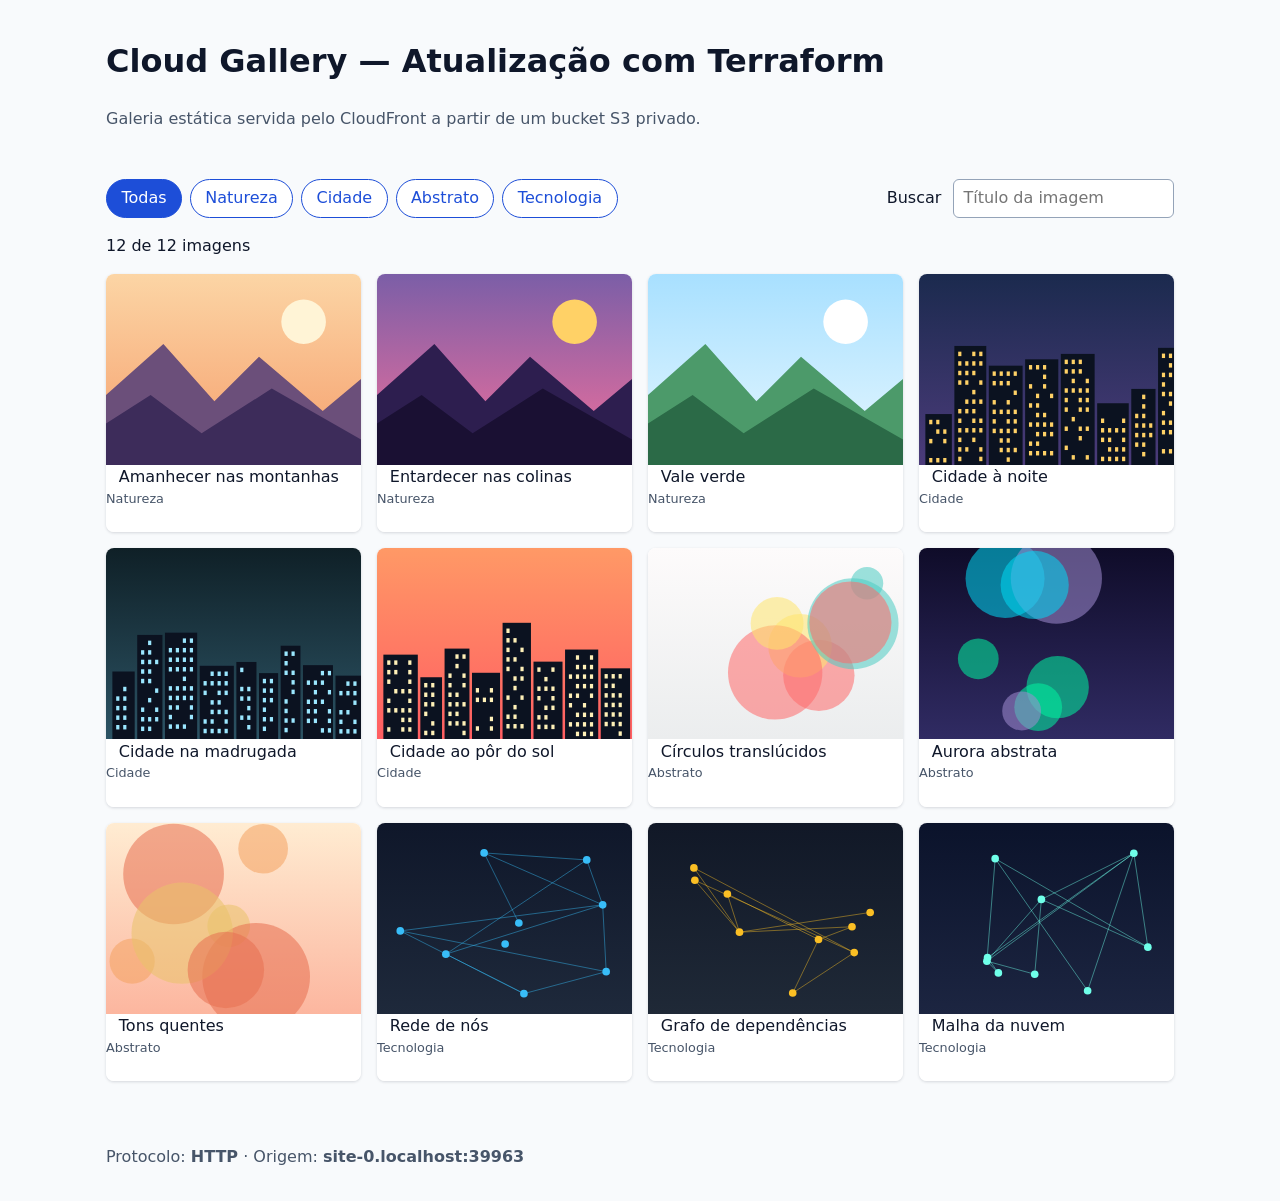
<file: application/index.html>
<!DOCTYPE html>
<html lang="pt-BR">
<head>
  <meta charset="utf-8">
  <meta name="viewport" content="width=device-width, initial-scale=1">
  <title>Cloud Gallery</title>
  <link rel="stylesheet" href="css/style.css">
</head>
<body>
  <header>
    <h1>Cloud Gallery — Atualização com Terraform</h1>
    <p>Galeria estática servida pelo CloudFront a partir de um bucket S3 privado.</p>
  </header>

  <main>
    <div class="controles">
      <div id="filtros" role="group" aria-label="Filtrar por categoria"></div>
      <label for="busca">Buscar
        <input id="busca" type="search" placeholder="Título da imagem">
      </label>
    </div>
    <p id="contagem" role="status" aria-live="polite"></p>
    <ul id="galeria" class="galeria"></ul>
  </main>

  <dialog id="visualizador" aria-labelledby="visualizador-titulo">
    <h2 id="visualizador-titulo"></h2>
    <img id="visualizador-imagem" alt="">
    <form method="dialog"><button>Fechar</button></form>
  </dialog>

  <footer>
    <p>Protocolo: <strong id="protocolo"></strong> · Origem: <strong id="origem"></strong></p>
  </footer>
  <script src="js/gallery.js"></script>
</body>
</html>
</file>
<file: application/css/style.css>
:root {
  --bg: #f8fafc;
  --card: #ffffff;
  --texto: #0f172a;
  --suave: #475569;
  --destaque: #1d4ed8;
}

* { box-sizing: border-box; }

body {
  margin: 0;
  font-family: system-ui, -apple-system, "Segoe UI", Roboto, sans-serif;
  background: var(--bg);
  color: var(--texto);
  line-height: 1.5;
}

header, main, footer { max-width: 1100px; margin: 0 auto; padding: 1rem; }
header p, footer { color: var(--suave); }
a { color: var(--destaque); }

.controles {
  display: flex;
  flex-wrap: wrap;
  gap: 1rem;
  align-items: end;
  justify-content: space-between;
}

#filtros { display: flex; flex-wrap: wrap; gap: 0.5rem; }

button {
  font: inherit;
  padding: 0.4rem 0.9rem;
  border: 1px solid var(--destaque);
  border-radius: 999px;
  background: var(--card);
  color: var(--destaque);
  cursor: pointer;
}
button[aria-pressed="true"] { background: var(--destaque); color: #fff; }
button:focus-visible, input:focus-visible { outline: 3px solid #f59e0b; outline-offset: 2px; }

input[type="search"] { font: inherit; padding: 0.4rem 0.6rem; margin-left: 0.4rem; border: 1px solid #94a3b8; border-radius: 6px; }

.galeria {
  list-style: none;
  padding: 0;
  display: grid;
  gap: 1rem;
  grid-template-columns: repeat(auto-fill, minmax(240px, 1fr));
}

.galeria li { background: var(--card); border-radius: 8px; overflow: hidden; box-shadow: 0 1px 3px rgba(15, 23, 42, 0.15); }
.galeria button { display: block; width: 100%; padding: 0; border: 0; border-radius: 0; text-align: left; }
.galeria img { display: block; width: 100%; aspect-ratio: 4 / 3; object-fit: cover; }
.galeria .legenda { padding: 0.6rem 0.8rem; color: var(--texto); }
.galeria .categoria { display: block; font-size: 0.8rem; color: var(--suave); text-transform: capitalize; }

dialog { max-width: min(90vw, 900px); border: 0; border-radius: 8px; padding: 1rem; }
dialog::backdrop { background: rgba(15, 23, 42, 0.7); }
dialog img { width: 100%; height: auto; }
</file>
